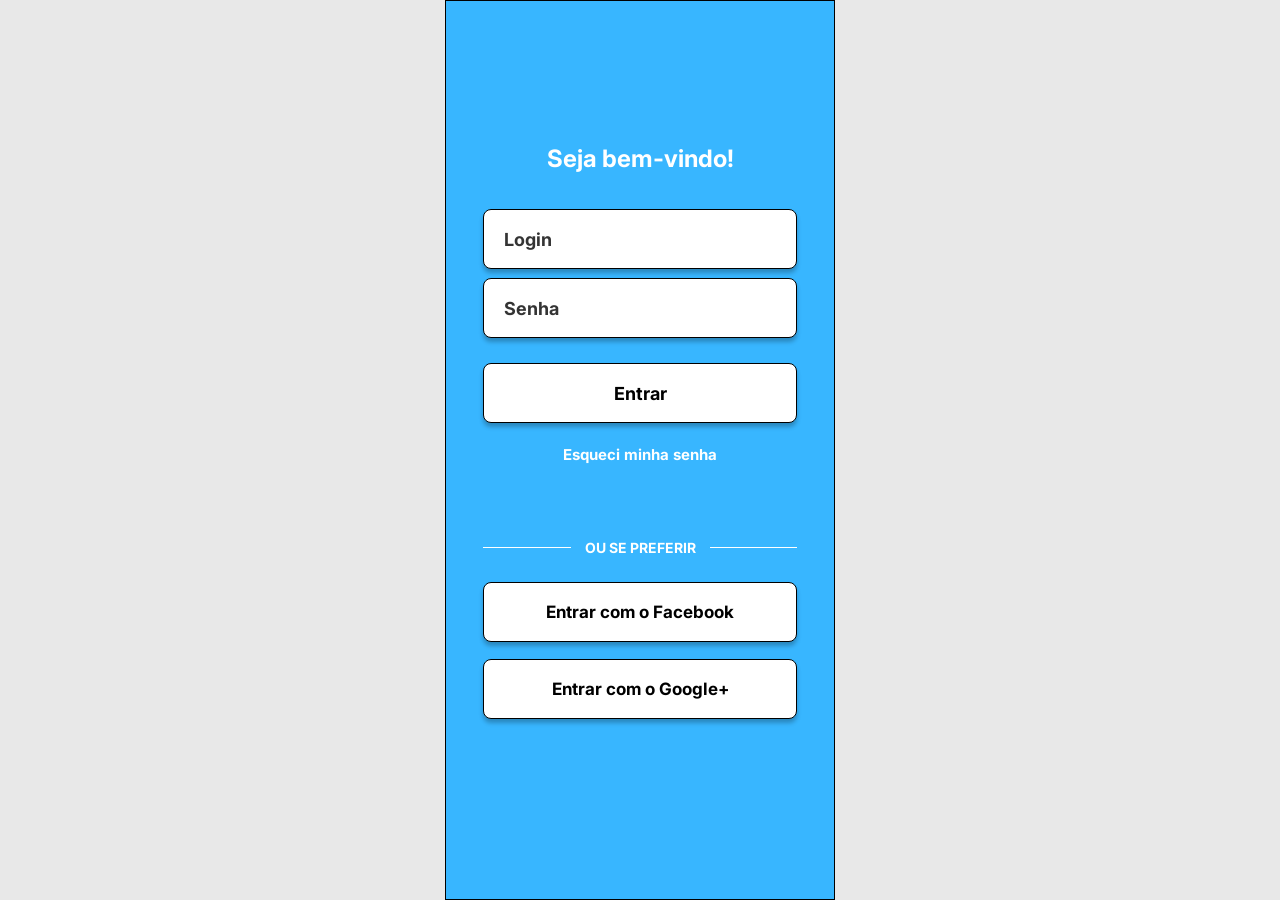
<file: index.html>
<!DOCTYPE html>
<html lang="pt-BR">
<head>
  <meta charset="UTF-8">
  <meta name="viewport" content="width=device-width, initial-scale=1.0">
  <title>Login — Projeto Anhembi</title>
  <link rel="preconnect" href="https://fonts.googleapis.com">
  <link rel="preconnect" href="https://fonts.gstatic.com" crossorigin>
  <link href="https://fonts.googleapis.com/css2?family=Inter:wght@400;500;600;700&display=swap" rel="stylesheet">
  <link rel="stylesheet" href="css/style.css">
</head>
<body>
  <div class="celular login">
    <div class="login-conteudo">
      <h1>Seja bem-vindo!</h1>

      <form action="home.html">
        <input class="campo" type="text" placeholder="Login" aria-label="Login">
        <input class="campo" type="password" placeholder="Senha" aria-label="Senha">
        <button class="botao-branco" type="submit">Entrar</button>
      </form>

      <a class="esqueci-senha" href="#">Esqueci minha senha</a>

      <div class="divisor"><span>ou se preferir</span></div>

      <a class="botao-branco botao-social" href="home.html">Entrar com o Facebook</a>
      <a class="botao-branco botao-social" href="home.html">Entrar com o Google+</a>
    </div>
  </div>
</body>
</html>
</file>
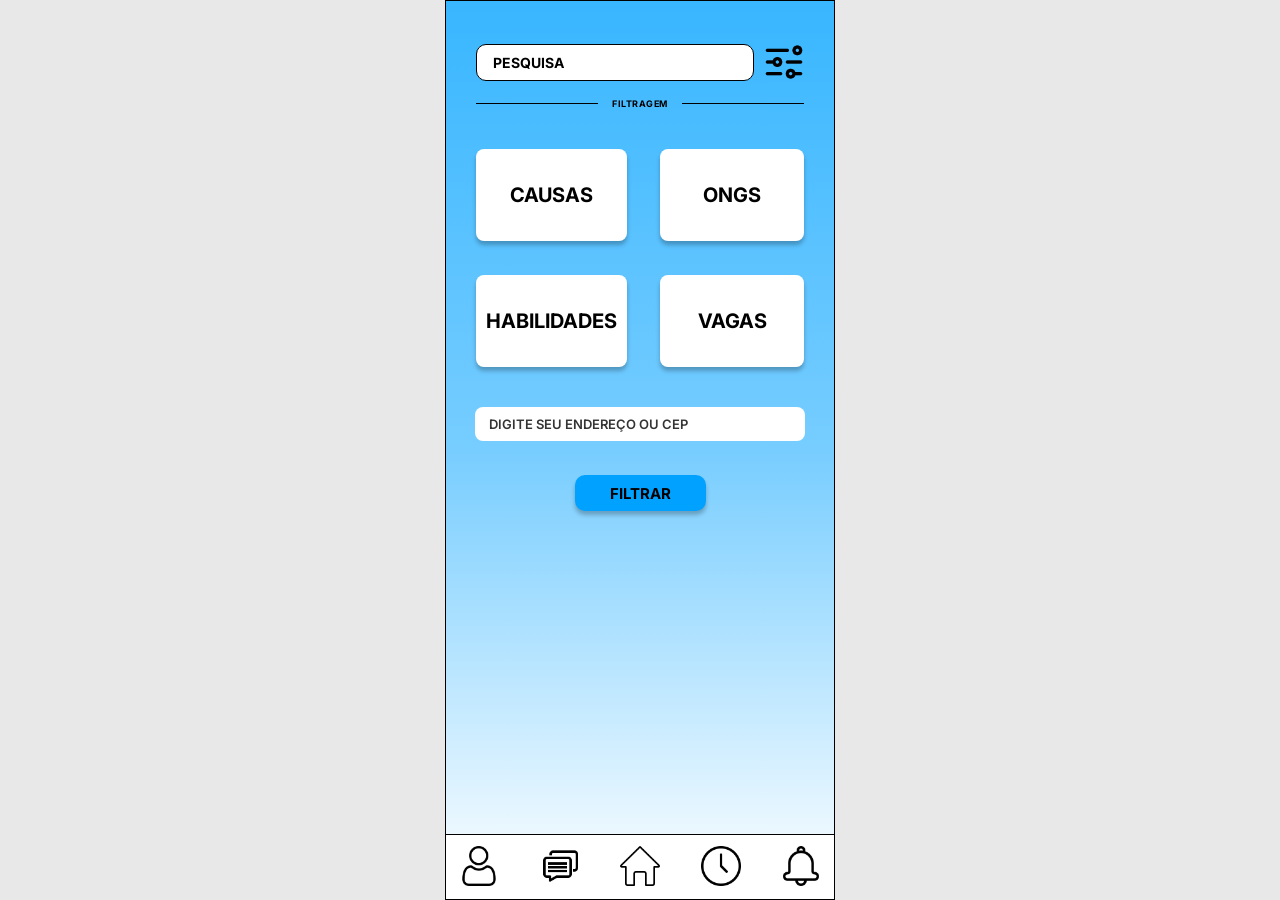
<file: filtragem.html>
<!DOCTYPE html>
<html lang="pt-BR">
<head>
  <meta charset="UTF-8">
  <meta name="viewport" content="width=device-width, initial-scale=1.0">
  <title>Filtragem — Projeto Anhembi</title>
  <link rel="preconnect" href="https://fonts.googleapis.com">
  <link rel="preconnect" href="https://fonts.gstatic.com" crossorigin>
  <link href="https://fonts.googleapis.com/css2?family=Inter:wght@400;500;600;700&display=swap" rel="stylesheet">
  <link rel="stylesheet" href="css/style.css">
</head>
<body>
  <div class="celular">
    <div class="conteudo">
      <div class="topo">
        <input class="barra-pesquisa" type="text" placeholder="Pesquisa" aria-label="Pesquisa">
        <a class="botao-filtro" href="filtragem.html" title="Filtrar">
          <img src="img/filtro.png" alt="Filtros">
        </a>
      </div>

      <div class="titulo-secao"><span>Filtragem</span></div>

      <div class="grade-filtros">
        <button class="botao-categoria">Causas</button>
        <button class="botao-categoria">ONGs</button>
        <button class="botao-categoria">Habilidades</button>
        <button class="botao-categoria">Vagas</button>
      </div>

      <input class="campo-endereco" type="text" placeholder="Digite seu endereço ou CEP" aria-label="Endereço ou CEP">

      <button class="botao-azul botao-filtrar" onclick="window.location.href='home.html'">Filtrar</button>
    </div>

    <nav class="menu-inferior">
      <a href="perfil.html" title="Perfil"><img src="img/usuario-contorno.png" alt="Perfil"></a>
      <a href="feedback.html" title="Feedback"><img src="img/chat-contorno.png" alt="Feedback"></a>
      <a href="home.html" title="Home"><img src="img/casa-contorno.png" alt="Home"></a>
      <a href="horas.html" title="Horas"><img src="img/relogio-contorno.png" alt="Horas"></a>
      <a href="notificacoes.html" title="Notificações"><img src="img/sino-contorno.png" alt="Notificações"></a>
    </nav>
  </div>

  <script>
    // Permite marcar/desmarcar as categorias do filtro
    document.querySelectorAll('.botao-categoria').forEach(function (botao) {
      botao.addEventListener('click', function () {
        botao.classList.toggle('selecionado');
      });
    });
  </script>
</body>
</html>
</file>
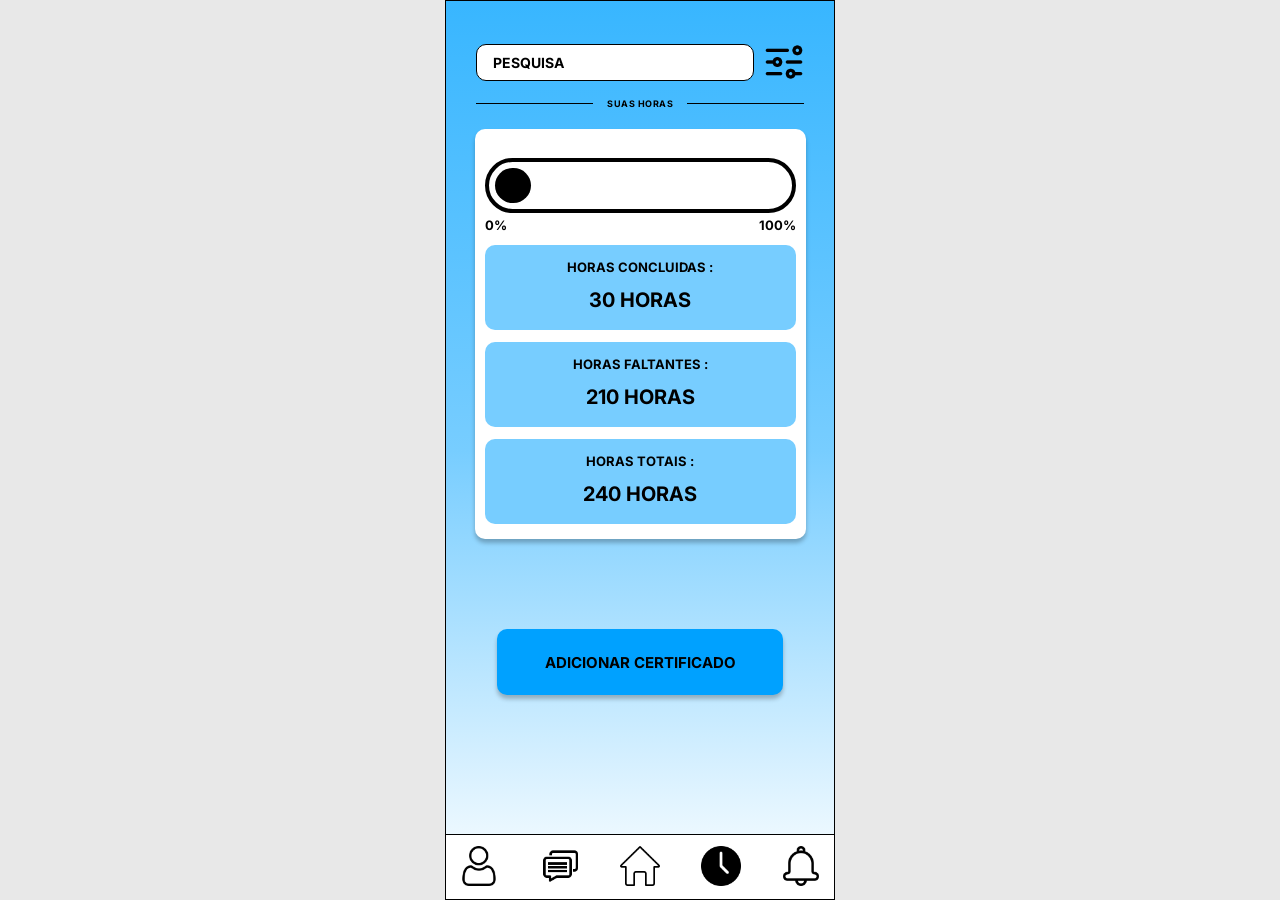
<file: horas.html>
<!DOCTYPE html>
<html lang="pt-BR">
<head>
  <meta charset="UTF-8">
  <meta name="viewport" content="width=device-width, initial-scale=1.0">
  <title>Suas horas — Projeto Anhembi</title>
  <link rel="preconnect" href="https://fonts.googleapis.com">
  <link rel="preconnect" href="https://fonts.gstatic.com" crossorigin>
  <link href="https://fonts.googleapis.com/css2?family=Inter:wght@400;500;600;700&display=swap" rel="stylesheet">
  <link rel="stylesheet" href="css/style.css">
</head>
<body>
  <div class="celular">
    <div class="conteudo">
      <div class="topo">
        <input class="barra-pesquisa" type="text" placeholder="Pesquisa" aria-label="Pesquisa">
        <a class="botao-filtro" href="filtragem.html" title="Filtrar">
          <img src="img/filtro.png" alt="Filtros">
        </a>
      </div>

      <div class="titulo-secao"><span>Suas horas</span></div>

      <section class="cartao-branco cartao-horas">
        <div class="barra-progresso">
          <!-- 30 de 240 horas = 12,5% -->
          <div class="preenchimento" style="width: 12.5%"></div>
        </div>
        <div class="rotulos-progresso">
          <span>0%</span>
          <span>100%</span>
        </div>

        <div class="caixa-horas">
          <p class="rotulo">Horas concluidas :</p>
          <p class="valor">30 horas</p>
        </div>

        <div class="caixa-horas">
          <p class="rotulo">Horas faltantes :</p>
          <p class="valor">210 horas</p>
        </div>

        <div class="caixa-horas">
          <p class="rotulo">Horas totais :</p>
          <p class="valor">240 horas</p>
        </div>
      </section>

      <button class="botao-azul botao-certificado" onclick="alert('Função de adicionar certificado em breve!')">Adicionar certificado</button>
    </div>

    <nav class="menu-inferior">
      <a href="perfil.html" title="Perfil"><img src="img/usuario-contorno.png" alt="Perfil"></a>
      <a href="feedback.html" title="Feedback"><img src="img/chat-contorno.png" alt="Feedback"></a>
      <a href="home.html" title="Home"><img src="img/casa-contorno.png" alt="Home"></a>
      <a href="horas.html" title="Horas"><img src="img/relogio-cheio.png" alt="Horas"></a>
      <a href="notificacoes.html" title="Notificações"><img src="img/sino-contorno.png" alt="Notificações"></a>
    </nav>
  </div>
</body>
</html>
</file>
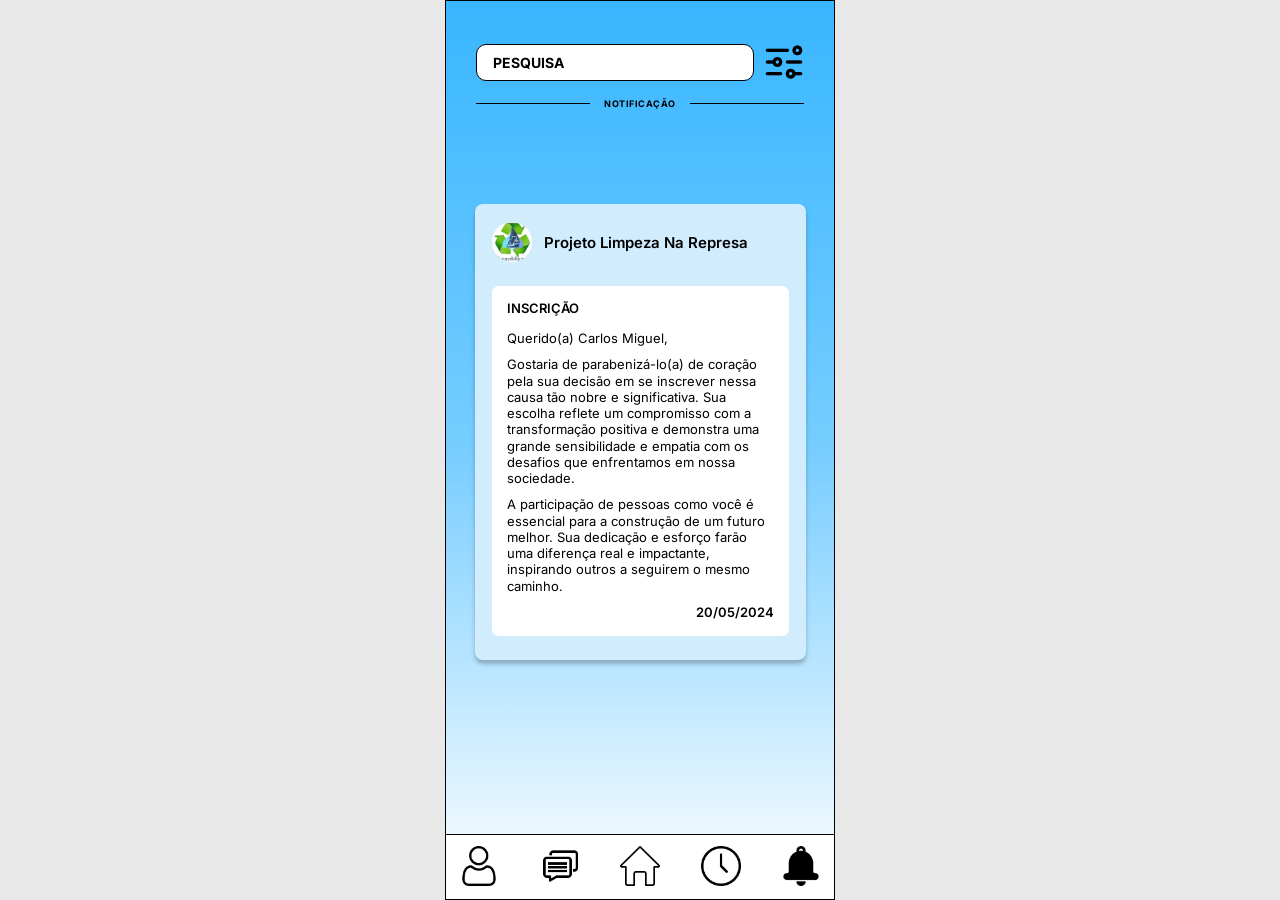
<file: notificacao.html>
<!DOCTYPE html>
<html lang="pt-BR">
<head>
  <meta charset="UTF-8">
  <meta name="viewport" content="width=device-width, initial-scale=1.0">
  <title>Notificação — Projeto Anhembi</title>
  <link rel="preconnect" href="https://fonts.googleapis.com">
  <link rel="preconnect" href="https://fonts.gstatic.com" crossorigin>
  <link href="https://fonts.googleapis.com/css2?family=Inter:wght@400;500;600;700&display=swap" rel="stylesheet">
  <link rel="stylesheet" href="css/style.css">
</head>
<body>
  <div class="celular">
    <div class="conteudo">
      <div class="topo">
        <input class="barra-pesquisa" type="text" placeholder="Pesquisa" aria-label="Pesquisa">
        <a class="botao-filtro" href="filtragem.html" title="Filtrar">
          <img src="img/filtro.png" alt="Filtros">
        </a>
      </div>

      <div class="titulo-secao"><span>Notificação</span></div>

      <section class="msg-aviso">
        <div class="cabecalho">
          <img src="img/limpeza-represa.png" alt="Logo do projeto Limpeza na Represa">
          <h1>Projeto Limpeza Na Represa</h1>
        </div>

        <div class="mensagem">
          <h2>Inscrição</h2>
          <p>Querido(a) Carlos Miguel,</p>
          <p>Gostaria de parabenizá-lo(a) de coração pela sua decisão em se inscrever nessa causa tão nobre e significativa. Sua escolha reflete um compromisso com a transformação positiva e demonstra uma grande sensibilidade e empatia com os desafios que enfrentamos em nossa sociedade.</p>
          <p>A participação de pessoas como você é essencial para a construção de um futuro melhor. Sua dedicação e esforço farão uma diferença real e impactante, inspirando outros a seguirem o mesmo caminho.</p>
          <span class="data">20/05/2024</span>
        </div>
      </section>
    </div>

    <nav class="menu-inferior">
      <a href="perfil.html" title="Perfil"><img src="img/usuario-contorno.png" alt="Perfil"></a>
      <a href="feedback.html" title="Feedback"><img src="img/chat-contorno.png" alt="Feedback"></a>
      <a href="home.html" title="Home"><img src="img/casa-contorno.png" alt="Home"></a>
      <a href="horas.html" title="Horas"><img src="img/relogio-contorno.png" alt="Horas"></a>
      <a href="notificacoes.html" title="Notificações"><img src="img/sino-cheio.png" alt="Notificações"></a>
    </nav>
  </div>
</body>
</html>
</file>
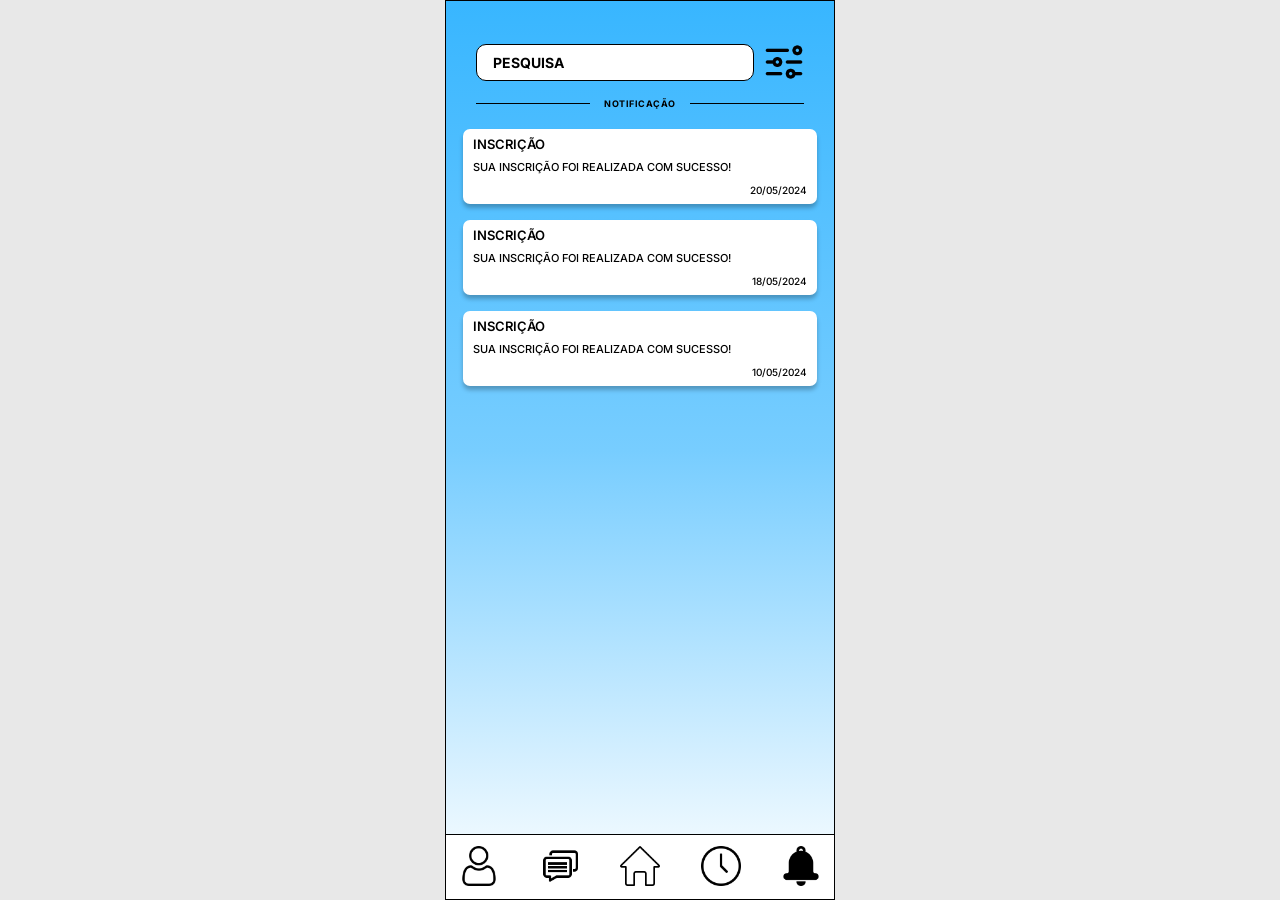
<file: notificacoes.html>
<!DOCTYPE html>
<html lang="pt-BR">
<head>
  <meta charset="UTF-8">
  <meta name="viewport" content="width=device-width, initial-scale=1.0">
  <title>Notificações — Projeto Anhembi</title>
  <link rel="preconnect" href="https://fonts.googleapis.com">
  <link rel="preconnect" href="https://fonts.gstatic.com" crossorigin>
  <link href="https://fonts.googleapis.com/css2?family=Inter:wght@400;500;600;700&display=swap" rel="stylesheet">
  <link rel="stylesheet" href="css/style.css">
</head>
<body>
  <div class="celular">
    <div class="conteudo">
      <div class="topo">
        <input class="barra-pesquisa" type="text" placeholder="Pesquisa" aria-label="Pesquisa">
        <a class="botao-filtro" href="filtragem.html" title="Filtrar">
          <img src="img/filtro.png" alt="Filtros">
        </a>
      </div>

      <div class="titulo-secao"><span>Notificação</span></div>

      <div class="lista-avisos">
        <a class="aviso" href="notificacao.html">
          <h2>Inscrição</h2>
          <p>Sua inscrição foi realizada com sucesso!</p>
          <span class="data">20/05/2024</span>
        </a>

        <a class="aviso" href="notificacao.html">
          <h2>Inscrição</h2>
          <p>Sua inscrição foi realizada com sucesso!</p>
          <span class="data">18/05/2024</span>
        </a>

        <a class="aviso" href="notificacao.html">
          <h2>Inscrição</h2>
          <p>Sua inscrição foi realizada com sucesso!</p>
          <span class="data">10/05/2024</span>
        </a>
      </div>
    </div>

    <nav class="menu-inferior">
      <a href="perfil.html" title="Perfil"><img src="img/usuario-contorno.png" alt="Perfil"></a>
      <a href="feedback.html" title="Feedback"><img src="img/chat-contorno.png" alt="Feedback"></a>
      <a href="home.html" title="Home"><img src="img/casa-contorno.png" alt="Home"></a>
      <a href="horas.html" title="Horas"><img src="img/relogio-contorno.png" alt="Horas"></a>
      <a href="notificacoes.html" title="Notificações"><img src="img/sino-cheio.png" alt="Notificações"></a>
    </nav>
  </div>
</body>
</html>
</file>
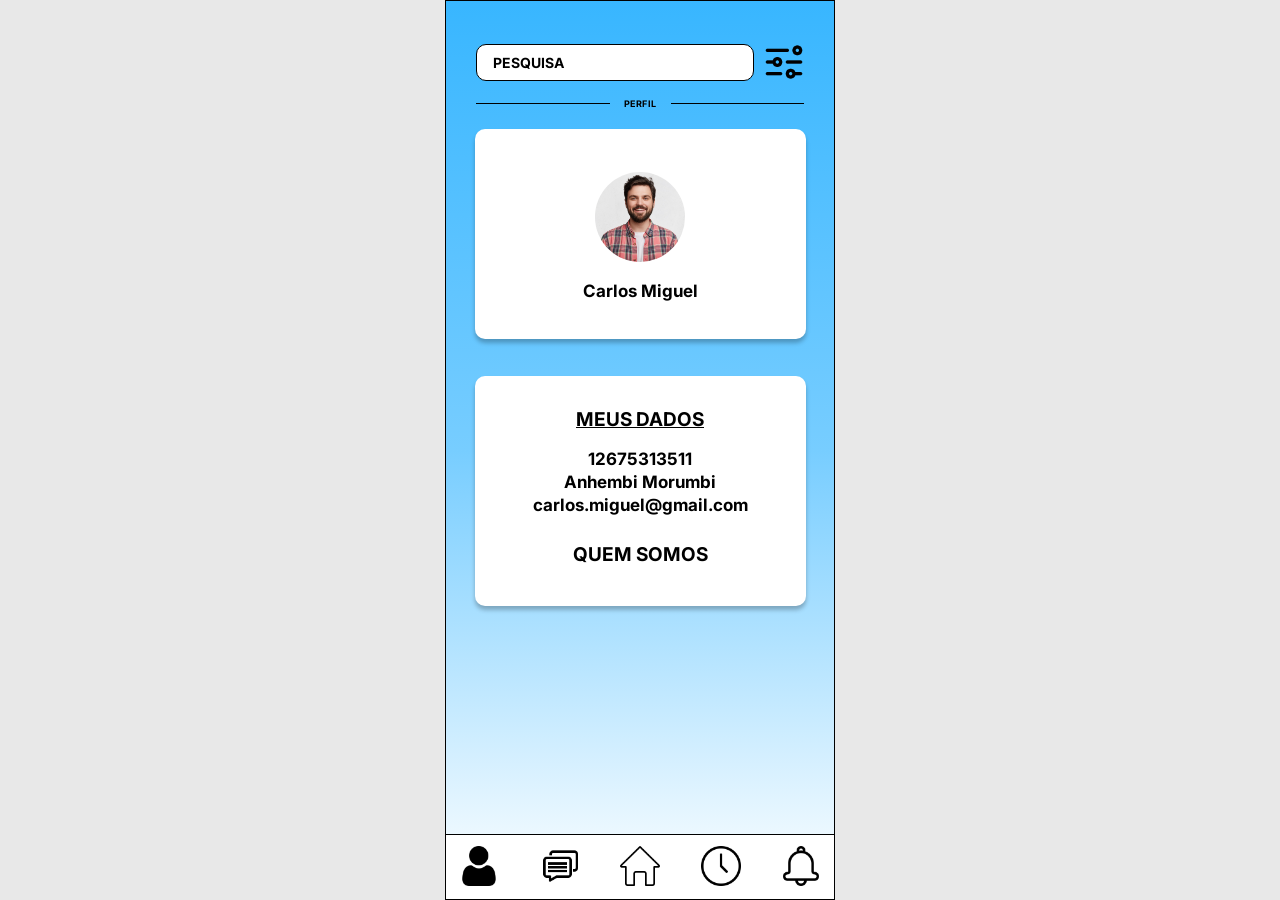
<file: perfil.html>
<!DOCTYPE html>
<html lang="pt-BR">
<head>
  <meta charset="UTF-8">
  <meta name="viewport" content="width=device-width, initial-scale=1.0">
  <title>Perfil — Projeto Anhembi</title>
  <link rel="preconnect" href="https://fonts.googleapis.com">
  <link rel="preconnect" href="https://fonts.gstatic.com" crossorigin>
  <link href="https://fonts.googleapis.com/css2?family=Inter:wght@400;500;600;700&display=swap" rel="stylesheet">
  <link rel="stylesheet" href="css/style.css">
</head>
<body>
  <div class="celular">
    <div class="conteudo">
      <div class="topo">
        <input class="barra-pesquisa" type="text" placeholder="Pesquisa" aria-label="Pesquisa">
        <a class="botao-filtro" href="filtragem.html" title="Filtrar">
          <img src="img/filtro.png" alt="Filtros">
        </a>
      </div>

      <div class="titulo-secao"><span>Perfil</span></div>

      <section class="cartao-branco cartao-perfil">
        <img class="foto-perfil" src="img/perfil-foto.png" alt="Foto de Carlos Miguel">
        <p class="nome">Carlos Miguel</p>
      </section>

      <section class="cartao-branco cartao-dados">
        <h2>Meus dados</h2>
        <ul>
          <li>12675313511</li>
          <li>Anhembi Morumbi</li>
          <li>carlos.miguel@gmail.com</li>
        </ul>
        <a class="quem-somos" href="#">Quem somos</a>
      </section>
    </div>

    <nav class="menu-inferior">
      <a href="perfil.html" title="Perfil"><img src="img/usuario-cheio.png" alt="Perfil"></a>
      <a href="feedback.html" title="Feedback"><img src="img/chat-contorno.png" alt="Feedback"></a>
      <a href="home.html" title="Home"><img src="img/casa-contorno.png" alt="Home"></a>
      <a href="horas.html" title="Horas"><img src="img/relogio-contorno.png" alt="Horas"></a>
      <a href="notificacoes.html" title="Notificações"><img src="img/sino-contorno.png" alt="Notificações"></a>
    </nav>
  </div>
</body>
</html>
</file>
<file: css/style.css>
/* ============================================
   PROJETO ANHEMBI — estilos compartilhados
   Gerado a partir do design no Figma
   ============================================ */

* {
  margin: 0;
  padding: 0;
  box-sizing: border-box;
}

:root {
  --azul-principal: #38b6ff;
  --azul-medio: #77cdff;
  --azul-botao: #00a1ff;
  --azul-claro: #d1edfd;
  --azul-caixa: #bce6ff;
  --cinza-escuro: #343434;
  --sombra: 0 4px 4px rgba(0, 0, 0, 0.25);
}

html,
body {
  height: 100%;
}

body {
  font-family: 'Inter', Arial, Helvetica, sans-serif;
  background: #e8e8e8;
  display: flex;
  justify-content: center;
}

/* ---- moldura do app: sempre ocupa 100% da altura da tela ---- */
.celular {
  position: relative;
  width: 100%;
  max-width: 390px;
  height: 100%;
  /* dvh = altura realmente visível no celular (desconta a barra do navegador) */
  height: 100dvh;
  background: linear-gradient(to bottom, var(--azul-principal) 0%, var(--azul-medio) 50%, #ffffff 100%);
  border: 1px solid #000;
  display: flex;
  flex-direction: column;
  overflow: hidden;
}

/* em telas de celular, o app ocupa a largura inteira, sem moldura */
@media (max-width: 430px) {
  .celular {
    max-width: none;
    border: none;
  }
}

/* tela de login: fundo azul liso */
.celular.login {
  background: var(--azul-principal);
}

.conteudo {
  flex: 1;
  /* min-height: 0 obriga a área de conteúdo a caber no espaço disponível,
     rolando por dentro — assim o menu inferior nunca sai da tela */
  min-height: 0;
  overflow-y: auto;
  padding-bottom: 16px;
}

/* ---- barra de pesquisa + botão de filtro ---- */
.topo {
  display: flex;
  align-items: center;
  gap: 10px;
  padding: 41px 30px 0 30px;
}

.barra-pesquisa {
  flex: 1;
  height: 37px;
  background: #fff;
  border: 1px solid #000;
  border-radius: 10px;
  padding: 0 16px;
  font-family: inherit;
  font-weight: 700;
  font-size: 14px;
  text-transform: uppercase;
  color: #000;
  outline: none;
}

.barra-pesquisa::placeholder {
  color: #000;
}

.botao-filtro {
  display: block;
  width: 40px;
  height: 40px;
  flex-shrink: 0;
}

.botao-filtro img {
  width: 100%;
  height: 100%;
  object-fit: contain;
}

/* ---- título da seção com linhas ---- */
.titulo-secao {
  display: flex;
  align-items: center;
  gap: 14px;
  padding: 16px 30px 0 30px;
}

.titulo-secao::before,
.titulo-secao::after {
  content: '';
  flex: 1;
  border-top: 1px solid #000;
}

.titulo-secao span {
  font-size: 9px;
  font-weight: 700;
  text-transform: uppercase;
  letter-spacing: 0.5px;
}

/* ---- cartões de causas (Home / Feedback) ---- */
.cartao-causa {
  display: block;
  width: 331px;
  margin: 0 auto 30px auto;
  background: #fff;
  border-radius: 10px;
  box-shadow: var(--sombra);
  overflow: hidden;
  text-decoration: none;
  color: #000;
}

.lista-causas {
  padding-top: 20px;
}

.cartao-causa .foto {
  width: 100%;
  height: 133px;
  object-fit: cover;
  display: block;
}

.cartao-causa .foto.logo {
  object-fit: contain;
  padding: 8px 0;
}

.cartao-causa .corpo {
  padding: 14px 15px 16px 15px;
}

.cartao-causa h2 {
  font-size: 20px;
  font-weight: 700;
  margin-bottom: 10px;
}

.cartao-causa h3 {
  font-size: 15px;
  font-weight: 600;
  color: var(--cinza-escuro);
  text-transform: capitalize;
  margin-bottom: 12px;
}

.cartao-causa p {
  font-size: 15px;
  font-weight: 500;
  color: #0e0e0e;
  line-height: 1.2;
  margin-bottom: 16px;
}

.cartao-causa .rodape {
  display: flex;
  justify-content: space-between;
  font-size: 16px;
  font-weight: 700;
}

/* ---- menu inferior com ícones (sempre fixo na base da tela) ---- */
.menu-inferior {
  position: sticky;
  bottom: 0;
  background: #fff;
  border-top: 1px solid #000;
  padding: 11px 13px 13px 13px;
  display: flex;
  justify-content: space-between;
  align-items: center;
  flex-shrink: 0;
}

.menu-inferior a {
  width: 40px;
  height: 40px;
  display: block;
}

.menu-inferior img {
  width: 100%;
  height: 100%;
  object-fit: contain;
}

/* ============================================
   LOGIN
   ============================================ */
.login-conteudo {
  flex: 1;
  overflow-y: auto;
  padding: 0 37px;
  color: #fff;
}

.login-conteudo h1 {
  text-align: center;
  font-size: 24px;
  font-weight: 700;
  margin: 143px 0 36px 0;
}

.campo {
  display: flex;
  align-items: center;
  width: 100%;
  height: 60px;
  background: #fff;
  border: 1px solid #000;
  border-radius: 8px;
  box-shadow: var(--sombra);
  margin-bottom: 9px;
  padding: 0 20px;
  font-family: inherit;
  font-size: 18px;
  font-weight: 700;
  color: var(--cinza-escuro);
  outline: none;
}

.campo::placeholder {
  color: var(--cinza-escuro);
}

.botao-branco {
  display: flex;
  align-items: center;
  justify-content: center;
  width: 100%;
  height: 60px;
  background: #fff;
  border: 1px solid #000;
  border-radius: 8px;
  box-shadow: var(--sombra);
  margin-top: 25px;
  font-family: inherit;
  font-size: 18px;
  font-weight: 700;
  color: #000;
  text-decoration: none;
  cursor: pointer;
}

.esqueci-senha {
  display: block;
  text-align: center;
  margin-top: 22px;
  font-size: 15px;
  font-weight: 700;
  color: #fff;
  text-decoration: none;
}

.divisor {
  display: flex;
  align-items: center;
  gap: 14px;
  margin: 75px 0 26px 0;
}

.divisor::before,
.divisor::after {
  content: '';
  flex: 1;
  border-top: 1px solid #fff;
}

.divisor span {
  font-size: 14px;
  font-weight: 700;
  text-transform: uppercase;
}

.botao-social {
  font-size: 17px;
  margin-top: 0;
  margin-bottom: 17px;
}

/* ============================================
   PERFIL
   ============================================ */
.cartao-branco {
  width: 331px;
  margin: 0 auto;
  background: #fff;
  border-radius: 10px;
  box-shadow: var(--sombra);
}

.cartao-perfil {
  margin-top: 20px;
  padding: 43px 0 38px 0;
  text-align: center;
}

.cartao-perfil .foto-perfil {
  width: 90px;
  height: 90px;
  border-radius: 50%;
  object-fit: cover;
  margin-bottom: 15px;
}

.cartao-perfil .nome {
  font-size: 17px;
  font-weight: 700;
}

.cartao-dados {
  margin-top: 37px;
  padding: 32px 20px 40px 20px;
  text-align: center;
}

.cartao-dados h2 {
  font-size: 19px;
  font-weight: 700;
  text-transform: uppercase;
  text-decoration: underline;
  margin-bottom: 18px;
}

.cartao-dados ul {
  list-style: none;
  margin-bottom: 28px;
}

.cartao-dados li {
  font-size: 17px;
  font-weight: 700;
  margin-bottom: 3px;
}

.cartao-dados .quem-somos {
  font-size: 19px;
  font-weight: 700;
  text-transform: uppercase;
  color: #000;
  text-decoration: none;
}

/* ============================================
   HORAS
   ============================================ */
.cartao-horas {
  margin-top: 20px;
  padding: 29px 10px 15px 10px;
}

.barra-progresso {
  width: 311px;
  margin: 0 auto;
  height: 55px;
  border: 4px solid #000;
  border-radius: 28px;
  padding: 6px;
}

.barra-progresso .preenchimento {
  height: 100%;
  background: #000;
  border-radius: 20px;
}

.rotulos-progresso {
  display: flex;
  justify-content: space-between;
  width: 311px;
  margin: 4px auto 0 auto;
  font-size: 13px;
  font-weight: 700;
}

.caixa-horas {
  width: 311px;
  margin: 12px auto 0 auto;
  background: var(--azul-medio);
  border-radius: 10px;
  padding: 14px 0 18px 0;
  text-align: center;
}

.caixa-horas .rotulo {
  font-size: 13px;
  font-weight: 700;
  text-transform: uppercase;
  margin-bottom: 13px;
}

.caixa-horas .valor {
  font-size: 20px;
  font-weight: 700;
  text-transform: uppercase;
}

.botao-azul {
  display: flex;
  align-items: center;
  justify-content: center;
  margin: 0 auto;
  background: var(--azul-botao);
  border: none;
  border-radius: 10px;
  box-shadow: var(--sombra);
  font-family: inherit;
  font-size: 15px;
  font-weight: 700;
  text-transform: uppercase;
  color: #000;
  text-decoration: none;
  cursor: pointer;
}

.botao-certificado {
  width: 286px;
  height: 66px;
  margin-top: 90px;
}

/* ============================================
   NOTIFICAÇÕES
   ============================================ */
.aviso {
  display: block;
  width: 354px;
  margin: 0 auto 16px auto;
  background: #fff;
  border-radius: 7px;
  box-shadow: var(--sombra);
  padding: 7px 10px 8px 10px;
  text-decoration: none;
  color: #000;
}

.lista-avisos {
  padding-top: 20px;
}

.aviso h2 {
  font-size: 13px;
  font-weight: 600;
  text-transform: uppercase;
  margin-bottom: 8px;
}

.aviso p {
  font-size: 11px;
  font-weight: 500;
  text-transform: uppercase;
  margin-bottom: 10px;
}

.aviso .data {
  display: block;
  text-align: right;
  font-size: 10px;
  font-weight: 500;
}

/* ---- detalhe da notificação ---- */
.msg-aviso {
  width: 331px;
  margin: 95px auto 0 auto;
  background: var(--azul-claro);
  border-radius: 8px;
  box-shadow: var(--sombra);
  padding: 18px 17px 24px 17px;
}

.msg-aviso .cabecalho {
  display: flex;
  align-items: center;
  gap: 12px;
  margin-bottom: 24px;
}

.msg-aviso .cabecalho img {
  width: 40px;
  height: 40px;
  border-radius: 50%;
  object-fit: cover;
  background: #fff;
}

.msg-aviso .cabecalho h1 {
  font-size: 15px;
  font-weight: 600;
}

.msg-aviso .mensagem {
  background: #fff;
  border-radius: 7px;
  padding: 14px 15px 16px 15px;
}

.msg-aviso .mensagem h2 {
  font-size: 13px;
  font-weight: 600;
  text-transform: uppercase;
  margin-bottom: 14px;
}

.msg-aviso .mensagem p {
  font-size: 13px;
  line-height: 1.25;
  margin-bottom: 10px;
}

.msg-aviso .mensagem .data {
  display: block;
  text-align: right;
  font-size: 13px;
  font-weight: 600;
}

/* ============================================
   FEEDBACK (avaliação)
   ============================================ */
.painel-feedback {
  width: 331px;
  margin: 0 auto 30px auto;
  background: #fcfcfc;
  border-radius: 7px;
  box-shadow: var(--sombra);
  padding: 21px 0 20px 0;
  text-align: center;
}

.painel-feedback h2 {
  font-size: 24px;
  font-weight: 700;
  margin-bottom: 14px;
}

.caixa-comentario {
  width: 257px;
  margin: 0 auto;
  background: var(--azul-caixa);
  border-radius: 8px;
  padding: 14px 8px 18px 8px;
}

.caixa-comentario .pergunta {
  font-size: 15px;
  font-weight: 600;
  white-space: nowrap;
  margin-bottom: 14px;
}

.caixa-comentario textarea {
  width: 100%;
  background: transparent;
  border: none;
  border-bottom: 1px solid #505050;
  font-family: inherit;
  font-size: 16px;
  color: #000;
  text-align: center;
  resize: none;
  outline: none;
}

.caixa-comentario textarea::placeholder {
  color: #505050;
}

.estrelas {
  display: flex;
  justify-content: center;
  margin: 14px 0;
}

.estrelas img {
  width: 45px;
  height: 45px;
  cursor: pointer;
  opacity: 0.25;
  transition: opacity 0.15s;
}

.estrelas img.ativa {
  opacity: 1;
}

.botao-enviar {
  width: 86px;
  height: 28px;
  background: var(--azul-principal);
  border: 1px solid #000;
  font-size: 13px;
}

/* ============================================
   FILTRAGEM
   ============================================ */
.grade-filtros {
  display: grid;
  grid-template-columns: 151px 144px;
  justify-content: space-between;
  row-gap: 34px;
  padding: 40px 30px 0 30px;
}

.botao-categoria {
  height: 92px;
  background: #fff;
  border: none;
  border-radius: 8px;
  box-shadow: var(--sombra);
  font-family: inherit;
  font-size: 20px;
  font-weight: 700;
  text-transform: uppercase;
  cursor: pointer;
}

.botao-categoria.selecionado {
  background: var(--azul-medio);
}

.campo-endereco {
  display: block;
  width: 330px;
  height: 34px;
  margin: 40px auto 0 auto;
  background: #fff;
  border: none;
  border-radius: 8px;
  padding: 0 14px;
  font-family: inherit;
  font-size: 13px;
  font-weight: 600;
  color: var(--cinza-escuro);
  text-transform: uppercase;
  outline: none;
}

.campo-endereco::placeholder {
  color: var(--cinza-escuro);
}

.botao-filtrar {
  width: 131px;
  height: 36px;
  margin-top: 34px;
  font-size: 15px;
}
</file>
